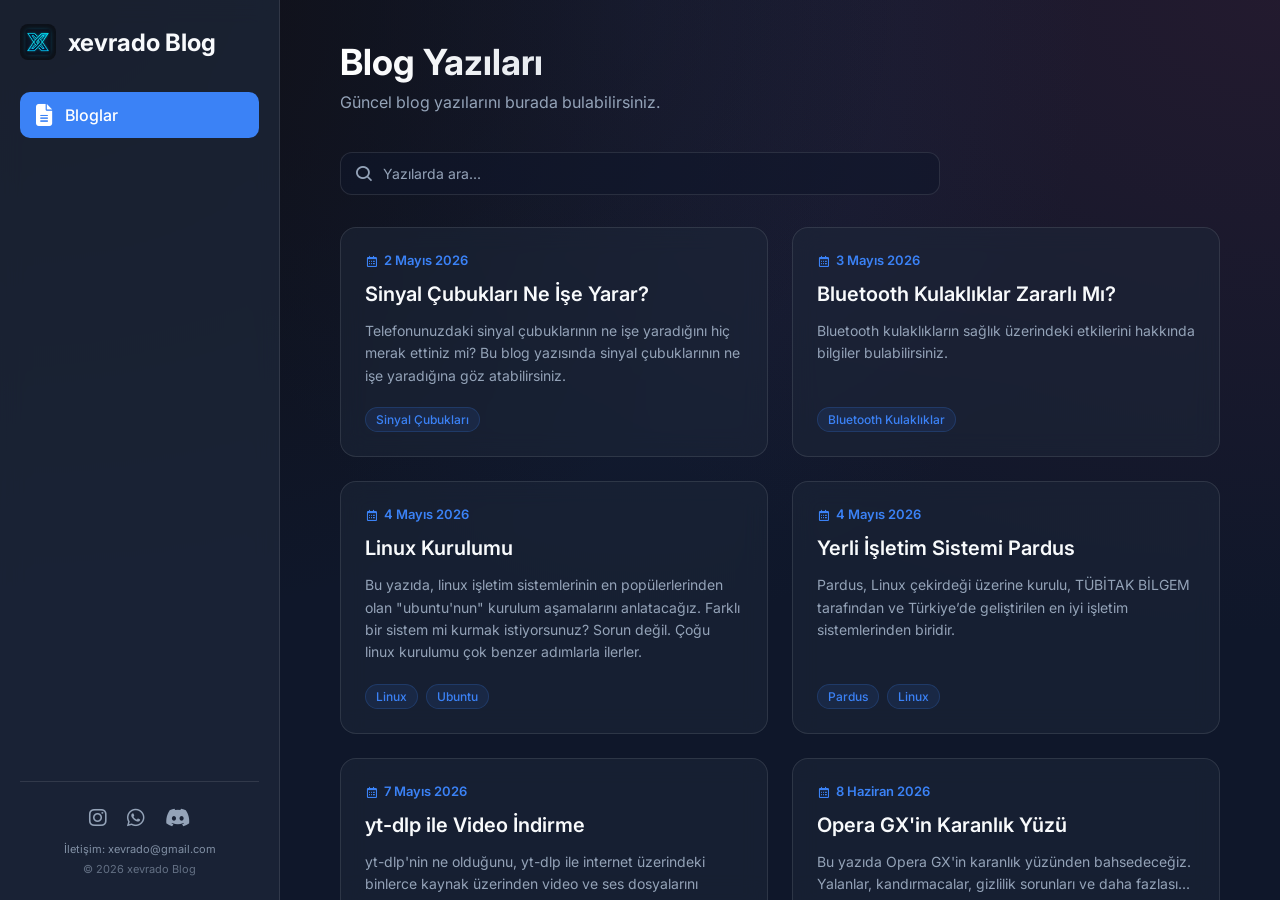
<file: index.html>
<!DOCTYPE html>
<html lang="tr">

<head>
    <meta charset="UTF-8">
    <meta name="viewport" content="width=device-width, initial-scale=1.0">
    <title>xevrado Blog</title>
    <!-- Google Fonts -->
    <link href="https://fonts.googleapis.com/css2?family=Inter:wght@300;400;500;600;700&display=swap" rel="stylesheet">
    <!-- Boxicons -->
    <link href='https://unpkg.com/boxicons@2.1.4/css/boxicons.min.css' rel='stylesheet'>
    <!-- Font Awesome -->
    <link rel="stylesheet" href="https://cdnjs.cloudflare.com/ajax/libs/font-awesome/6.4.0/css/all.min.css">
    <link rel="icon" href="Resimler/logo.png" type="image/png">
    <link rel="stylesheet" href="style.css">
</head>

<body>
    <div class="app-container">
        <!-- Sidebar -->
        <aside class="sidebar">
            <div class="sidebar-header">
                <div class="logo">
                    <img src="Resimler/logo.png" alt="X Blog Logo" class="logo-img">
                    <span>xevrado Blog</span>
                </div>
            </div>


            <nav class="nav-menu">
                <ul class="nav-list">
                    <li class="nav-item active">
                        <a href="index.html" class="nav-link">
                            <i class="fa fa-file-text"></i>
                            <span>Bloglar</span>
                        </a>
                    </li>
                </ul>
            </nav>

            <div class="sidebar-footer">
                <div class="social-links">
                    <a href="https://www.instagram.com/xevra.do" target="_blank" title="Instagram"><i
                            class="fa-brands fa-instagram"></i></a>
                    <a href="https://whatsapp.com/channel/0029VbCA2duAojYp70uZ5R2e" target="_blank"
                        title="WhatsApp Kanalı"><i class="fa-brands fa-whatsapp"></i></a>
                    <a href="https://discord.gg/w49pgU2B8" target="_blank" title="Discord"><i
                            class="fa-brands fa-discord"></i></a>
                </div>
                <p class="sidebar-contact">İletişim: xevrado@gmail.com</p>
                <p>&copy; 2026 xevrado Blog</p>
            </div>
        </aside>

        <!-- Main Content -->
        <main class="main-content">
            <header class="top-header">
                <h1>Blog Yazıları</h1>
                <p>Güncel blog yazılarını burada bulabilirsiniz.</p>
            </header>

            <div class="search-container main-search">
                <i class='bx bx-search'></i>
                <input type="text" id="searchInput" placeholder="Yazılarda ara...">
            </div>

            <div class="blogs-grid" id="blogsGrid">
                <!-- Blogs will be injected here by JS -->
            </div>
        </main>
    </div>

    <script src="script.js"></script>
</body>

</html>
</file>
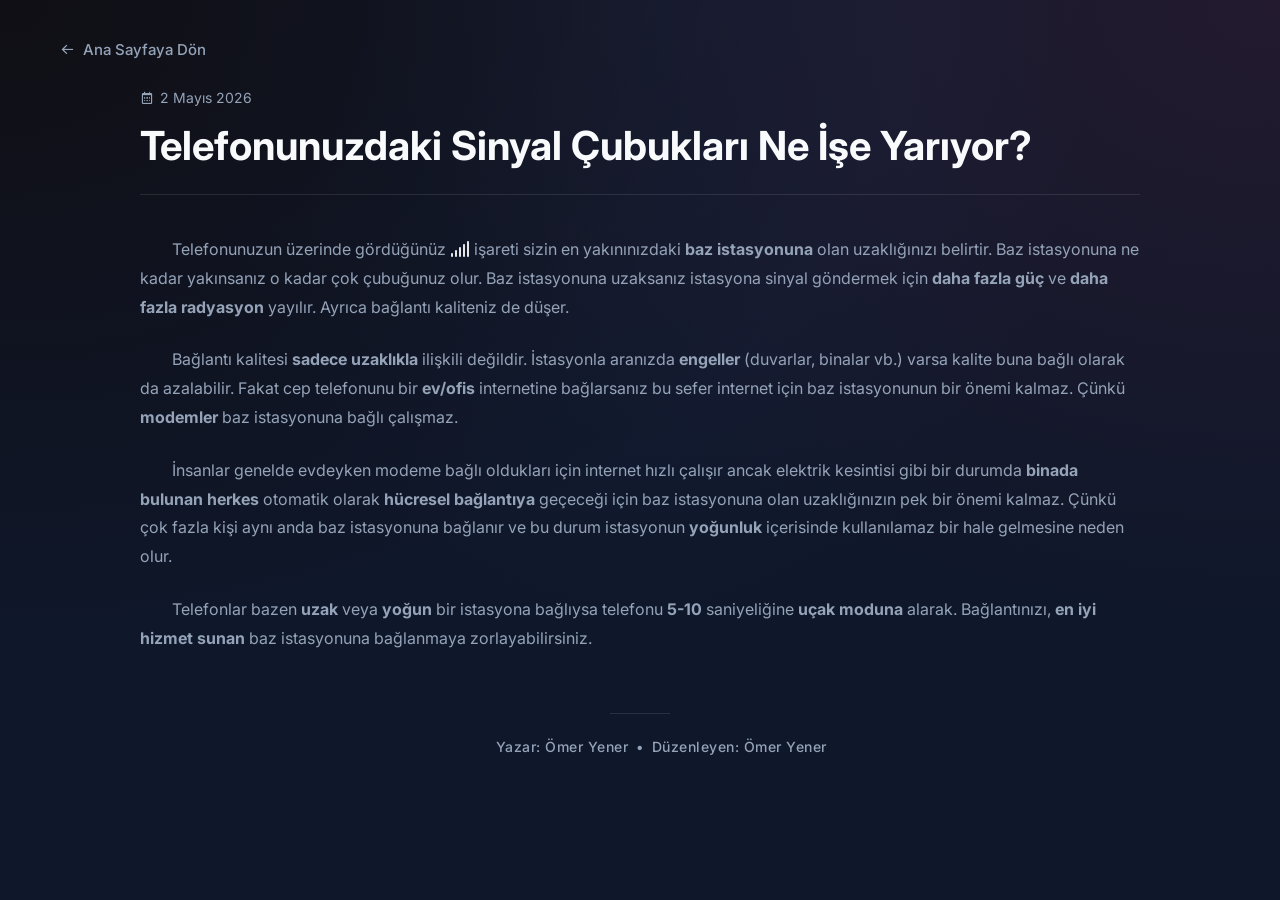
<file: sinyal-cubuklari-ne-ise-yarar.html>
<!DOCTYPE html>
<html lang="tr">

<head>
    <meta charset="UTF-8">
    <meta name="viewport" content="width=device-width, initial-scale=1.0">
    <title>Sinyal Çubukları Ne İşe Yarar? - X Blog</title>
    <!-- Google Fonts -->
    <link href="https://fonts.googleapis.com/css2?family=Inter:wght@300;400;500;600;700&display=swap" rel="stylesheet">
    <!-- Boxicons -->
    <link href='https://unpkg.com/boxicons@2.1.4/css/boxicons.min.css' rel='stylesheet'>
    <!-- Font Awesome -->
    <link rel="stylesheet" href="https://cdnjs.cloudflare.com/ajax/libs/font-awesome/6.4.0/css/all.min.css">
    <link rel="icon" href="logo.png" type="image/png">
    <link rel="stylesheet" href="style.css">
</head>

<body>
    <div class="app-container">

        <!-- Main Content -->
        <main class="main-content">
            <!-- Geri Dön Butonu -->
            <a href="index.html" class="back-btn">
                <i class='bx bx-arrow-back'></i> Ana Sayfaya Dön
            </a>

            <!-- Makale Alanı -->
            <article class="blog-article">
                <header class="article-header">
                    <div class="article-meta">
                        <span class="article-date"><i class='bx bx-calendar'></i> 2 Mayıs 2026</span>
                        <div class="article-tags">
                            <!-- <span class="tag">HTML</span>
                            <span class="tag">Rehber</span> -->
                        </div>
                    </div>
                    <h1 class="article-title">Telefonunuzdaki Sinyal Çubukları Ne İşe Yarıyor?</h1>
                </header>

                <div class="article-body">
                    <p>Telefonunuzun üzerinde gördüğünüz <i class="fa-solid fa-signal" style="color: #e5e7eb;"></i>
                        işareti sizin en
                        yakınınızdaki **baz istasyonuna** olan uzaklığınızı belirtir. Baz istasyonuna ne kadar
                        yakınsanız o
                        kadar çok çubuğunuz olur. Baz istasyonuna uzaksanız istasyona sinyal göndermek için **daha fazla
                        güç** ve **daha fazla radyasyon**
                        yayılır. Ayrıca bağlantı kaliteniz de düşer.
                    </p>

                    <p>
                        Bağlantı kalitesi **sadece uzaklıkla** ilişkili değildir. İstasyonla aranızda
                        **engeller** (duvarlar, binalar vb.) varsa kalite buna bağlı olarak da azalabilir.
                        Fakat cep telefonunu bir **ev/ofis** internetine bağlarsanız bu sefer internet için baz
                        istasyonunun
                        bir önemi kalmaz. Çünkü **modemler** baz istasyonuna bağlı çalışmaz.

                    </p>



                    <p>
                        İnsanlar genelde evdeyken modeme bağlı oldukları için internet hızlı çalışır ancak elektrik
                        kesintisi gibi bir durumda **binada bulunan herkes** otomatik olarak **hücresel bağlantıya**
                        geçeceği
                        için baz istasyonuna olan uzaklığınızın pek bir önemi kalmaz. Çünkü çok fazla kişi aynı anda baz
                        istasyonuna bağlanır ve bu durum istasyonun **yoğunluk** içerisinde kullanılamaz bir hale
                        gelmesine
                        neden olur.
                    </p>

                    <p>
                        Telefonlar bazen **uzak** veya **yoğun** bir istasyona bağlıysa telefonu **5-10** saniyeliğine
                        **uçak moduna**
                        alarak. Bağlantınızı, **en iyi hizmet sunan** baz istasyonuna bağlanmaya zorlayabilirsiniz.
                    </p>
                </div>

                <div class="article-footer">
                    <hr class="footer-divider">
                    <div class="footer-authors">
                        <div class="author-left">Yazar: Ömer Yener</div>
                        <div class="author-separator">•</div>
                        <div class="author-right">Düzenleyen: Ömer Yener</div>
                    </div>
                </div>
            </article>

        </main>
    </div>
    <script src="script.js"></script>
</body>

</html>
</file>
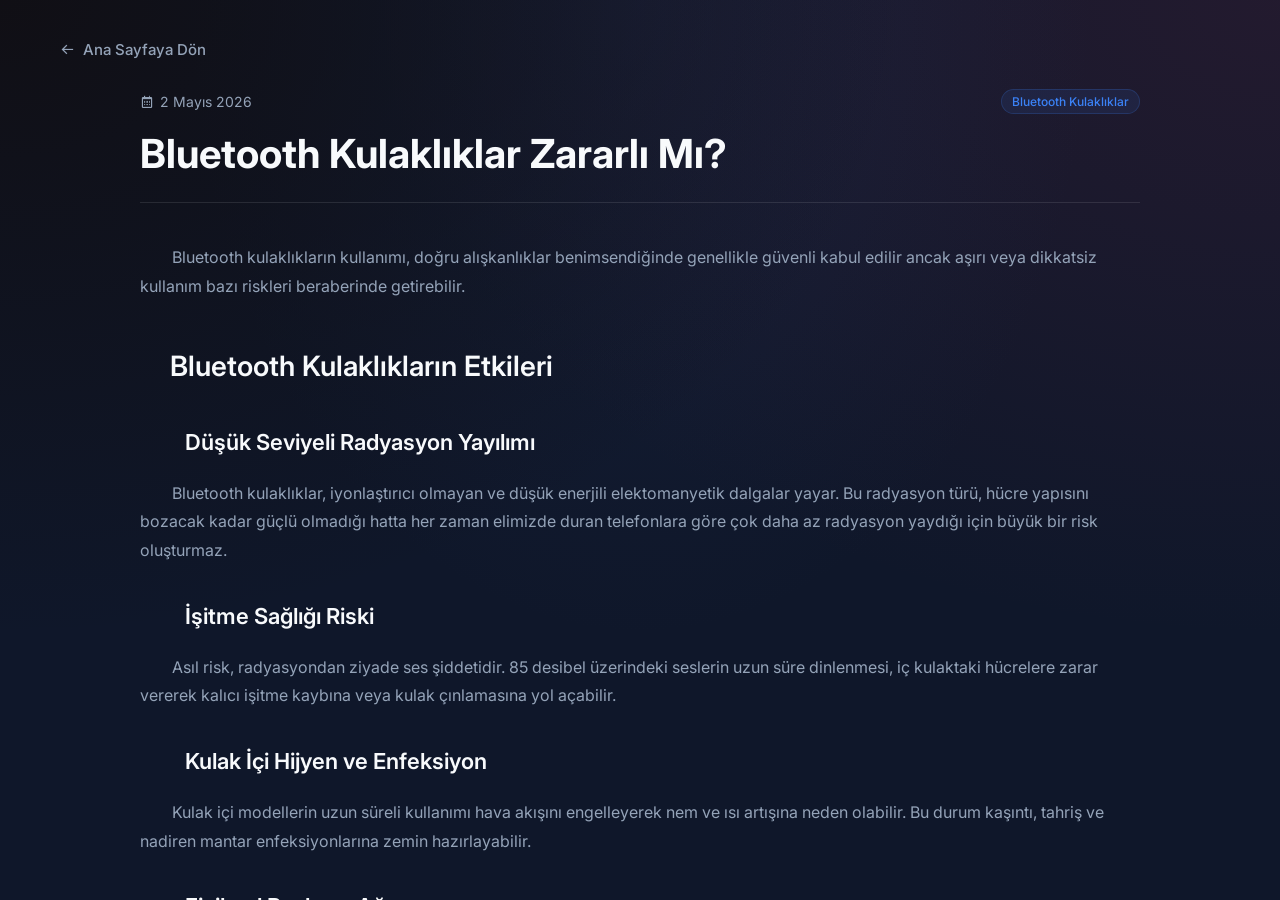
<file: Bloglar/bluetooth-kulaklıklar-zararlı-mı.html>
<!DOCTYPE html>
<html lang="tr">

<head>
    <meta charset="UTF-8">
    <meta name="viewport" content="width=device-width, initial-scale=1.0">
    <title>Bluetooth Kulaklıklar Zararlı Mı? - xevrado Blog</title>
    <!-- Google Fonts -->
    <link href="https://fonts.googleapis.com/css2?family=Inter:wght@300;400;500;600;700&display=swap" rel="stylesheet">
    <!-- Boxicons -->
    <link href='https://unpkg.com/boxicons@2.1.4/css/boxicons.min.css' rel='stylesheet'>
    <!-- Font Awesome -->
    <link rel="stylesheet" href="https://cdnjs.cloudflare.com/ajax/libs/font-awesome/6.4.0/css/all.min.css">
    <link rel="icon" href="../Resimler/logo.png" type="image/png">
    <link rel="stylesheet" href="../style.css">
</head>

<body>
    <div class="app-container">

        <!-- Main Content -->
        <main class="main-content">
            <!-- Geri Dön Butonu -->
            <a href="../index.html" class="back-btn">
                <i class='bx bx-arrow-back'></i> Ana Sayfaya Dön
            </a>

            <!-- Makale Alanı -->
            <article class="blog-article">
                <header class="article-header">
                    <div class="article-meta">
                        <span class="article-date"><i class='bx bx-calendar'></i> 2 Mayıs 2026</span>
                        <div class="article-tags">
                            <span class="tag">Bluetooth Kulaklıklar</span>
                        </div>
                    </div>
                    <h1 class="article-title">Bluetooth Kulaklıklar Zararlı Mı?</h1>
                </header>

                <div class="article-body">
                    <p>Bluetooth kulaklıkların kullanımı, doğru alışkanlıklar benimsendiğinde genellikle güvenli kabul
                        edilir ancak aşırı veya dikkatsiz kullanım bazı riskleri beraberinde getirebilir. </p>

                    <h2>Bluetooth Kulaklıkların Etkileri</h2>

                    <h3>Düşük Seviyeli Radyasyon Yayılımı</h3>
                    <p>Bluetooth kulaklıklar, iyonlaştırıcı olmayan ve düşük enerjili elektomanyetik dalgalar yayar. Bu
                        radyasyon türü, hücre yapısını bozacak kadar güçlü olmadığı hatta her zaman elimizde duran
                        telefonlara göre çok daha az radyasyon yaydığı için büyük bir risk oluşturmaz.</p>

                    <h3>İşitme Sağlığı Riski</h3>
                    <p>Asıl risk, radyasyondan ziyade ses şiddetidir. 85 desibel üzerindeki seslerin uzun süre
                        dinlenmesi, iç kulaktaki hücrelere zarar vererek kalıcı işitme kaybına veya kulak çınlamasına
                        yol açabilir.</p>

                    <h3>Kulak İçi Hijyen ve Enfeksiyon</h3>
                    <p>
                        Kulak içi modellerin uzun süreli kullanımı hava akışını engelleyerek nem ve ısı artışına neden
                        olabilir. Bu durum kaşıntı, tahriş ve nadiren mantar enfeksiyonlarına zemin hazırlayabilir.
                    </p>

                    <h3>Fiziksel Baskı ve Ağrı</h3>
                    <p>
                        Uzun süreli kullanımda kulak yapısına yapılan baskı, kulak ağrısına veya baş ağrısına neden
                        olabilir.
                    </p>

                    <blockquote>
                        Tartışmalı Konular: Bazı çalışmalar uzun süreli kullanımın tiroid sağlığı veya nörolojik
                        durumlar üzerinde etkili olabileceğini iddia etse de, bu konularda henüz tıbbi bir fikir birliği
                        veya kesinleşmiş bilimsel bir kanıt bulunmamaktadır.
                    </blockquote>

                    <h2>Güvenli Kullanım İçin İpuçları</h2>
                    <p>**Ses Seviyesini Koruyun:** Ses yüksekliğini maksimum seviyenin %60'ının altında tutmaya özen
                        gösterin.</p>
                    <p>**Mola Verin:** Kulaklarınızı dinlendirmek için her saat başı 10-15 dakika kulaklığı çıkarın.</p>
                    <p>**Temizlik:** Kulaklık uçlarını düzenli olarak dezenfekte ederek bakteri birikimini önleyin.</p>

                    <div class="article-footer">
                        <hr class="footer-divider">
                        <div class="footer-authors">
                            <div class="author-left">Yazar: Ömer Yener</div>
                            <div class="author-separator">•</div>
                            <div class="author-right">Düzenleyen: Ömer Yener</div>
                        </div>
                    </div>
            </article>

        </main>
    </div>
    <script src="../script.js"></script>
</body>

</html>
</file>
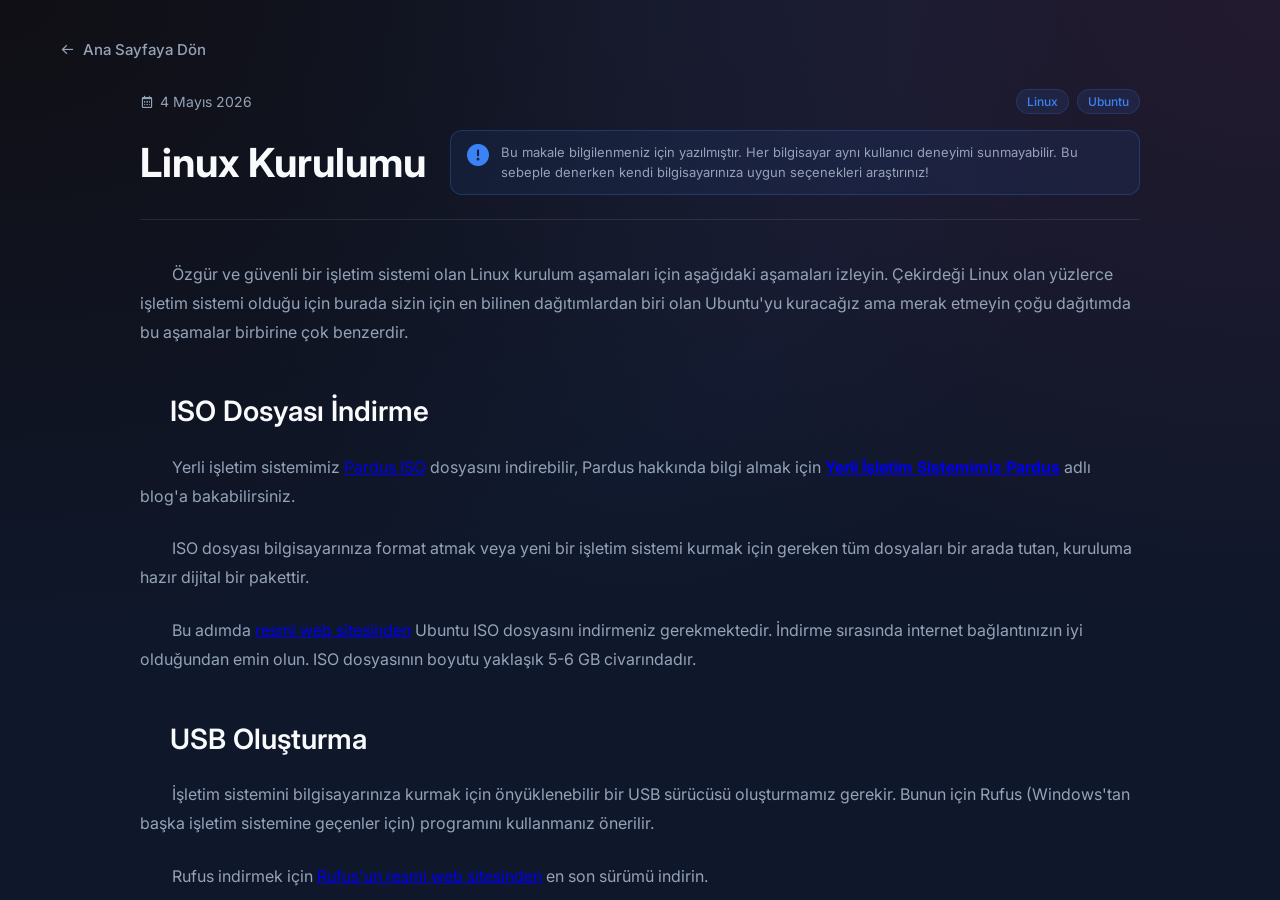
<file: Bloglar/linux-kurulumu-ubuntu.html>
<!DOCTYPE html>
<html lang="tr">

<head>
    <meta charset="UTF-8">
    <meta name="viewport" content="width=device-width, initial-scale=1.0">
    <title>Linux Kurulumu - xevrado Blog</title>
    <!-- Google Fonts -->
    <link href="https://fonts.googleapis.com/css2?family=Inter:wght@300;400;500;600;700&display=swap" rel="stylesheet">
    <!-- Boxicons -->
    <link href='https://unpkg.com/boxicons@2.1.4/css/boxicons.min.css' rel='stylesheet'>
    <!-- Font Awesome -->
    <link rel="stylesheet" href="https://cdnjs.cloudflare.com/ajax/libs/font-awesome/6.4.0/css/all.min.css">
    <link rel="icon" href="../Resimler/logo.png" type="image/png">
    <link rel="stylesheet" href="../style.css">
</head>

<body>
    <div class="app-container">
        <main class="main-content">
            <a href="../index.html" class="back-btn"><i class='bx bx-arrow-back'></i> Ana Sayfaya Dön</a>
            <article class="blog-article">
                <header class="article-header">
                    <div class="article-meta">
                        <span class="article-date"><i class='bx bx-calendar'></i> 4 Mayıs 2026</span>
                        <div class="article-tags">
                            <span class="tag">Linux</span>
                            <span class="tag">Ubuntu</span>
                        </div>
                    </div>
                    <div class="title-with-info">
                        <h1 class="article-title">Linux Kurulumu</h1>
                        <div class="title-info-box">
                            <i class='fa-solid fa-circle-exclamation'></i>
                            <div class="info-content">
                                <!-- Buraya bilgi notunuzu yazabilirsiniz -->
                                Bu makale bilgilenmeniz için yazılmıştır. Her bilgisayar aynı kullanıcı deneyimi
                                sunmayabilir. Bu sebeple denerken kendi bilgisayarınıza uygun seçenekleri araştırınız!
                            </div>
                        </div>
                    </div>
                </header>
                <div class="article-body">
                    <p>Özgür ve güvenli bir işletim sistemi olan Linux kurulum aşamaları için aşağıdaki aşamaları
                        izleyin. Çekirdeği Linux
                        olan yüzlerce işletim sistemi olduğu için burada sizin için en bilinen dağıtımlardan biri olan
                        Ubuntu'yu kuracağız ama merak etmeyin çoğu dağıtımda bu aşamalar birbirine çok benzerdir.</p>
                    <h2>ISO Dosyası İndirme</h2>
                    <p>Yerli işletim sistemimiz <a href="https://pardus.org.tr/en/download/" target="_blank">Pardus
                            ISO</a> dosyasını indirebilir, Pardus hakkında bilgi almak için <a
                            href="https://xevrado.github.io/xevrado-blog/Bloglar/yerli-isletim-sistemi-pardus.html"
                            target="_blank">**Yerli
                            İşletim Sistemimiz Pardus**</a> adlı blog'a bakabilirsiniz.</p>
                    <p>ISO dosyası bilgisayarınıza format atmak veya yeni bir işletim sistemi kurmak için gereken tüm
                        dosyaları bir arada tutan, kuruluma hazır dijital bir pakettir.</p>
                    <p>Bu adımda <a href="https://ubuntu.com/download/desktop">resmi web sitesinden</a> Ubuntu ISO
                        dosyasını
                        indirmeniz gerekmektedir. İndirme sırasında internet bağlantınızın iyi olduğundan emin
                        olun. ISO dosyasının boyutu yaklaşık 5-6 GB civarındadır.</p>

                    <h2>USB Oluşturma</h2>
                    <p>İşletim sistemini bilgisayarınıza kurmak için önyüklenebilir bir USB sürücüsü oluşturmamız
                        gerekir. Bunun için Rufus (Windows'tan başka işletim sistemine geçenler için) programını
                        kullanmanız önerilir.</p>
                    <p>Rufus indirmek için <a href="https://rufus.ie/tr/">Rufus'un resmi web sitesinden</a> en son
                        sürümü indirin.</p>
                    <img src="../Resimler/rufus.png" alt="rufus indirme sayfası" class="article-image">
                    <p>//Sürümler değişebilir. En üstteki en güncel sürümdür.//</p>

                    <div class="step-box">
                        <div class="step-number">1</div>
                        <div class="step-content">
                            <strong>Aygıt Seçimi</strong>
                            Rufus'u açtığınızda en üstteki "Aygıt" menüsünden taktığınız USB belleği seçin. **//(Dikkat:
                            USB
                            belleğinizdeki tüm veriler silinecektir!)//**
                        </div>
                    </div>

                    <div class="step-box">
                        <div class="step-number">2</div>
                        <div class="step-content">
                            <strong>Önyükleme Seçimi (ISO Dosyası)</strong>
                            "Önyükleme seçimi" (Boot selection) kısmında "Disk ya da ISO yansıması" seçili kalsın. Hemen
                            yanındaki "SEÇ" butonuna tıklayın ve indirdiğiniz Ubuntu ISO dosyasını bulun.
                        </div>
                    </div>

                    <div class="step-box">
                        <div class="step-number">3</div>
                        <div class="step-content">
                            <strong>Disk Bölüm Düzeni</strong>
                            "Disk bölüm düzeni" (Partition scheme) olarak yeni nesil bilgisayarlar için
                            <strong>GPT</strong>, eski BIOS sistemleri için ise <strong>MBR</strong> seçin. (Hedef
                            sistem otomatik olarak UEFI olarak ayarlanacaktır, değiştirmeyin).
                        </div>
                    </div>

                    <div class="step-box">
                        <div class="step-number">4</div>
                        <div class="step-content">
                            <strong>Yazdırma İşlemi</strong>
                            Diğer ayarları varsayılan olarak bırakabilirsiniz. En alttaki "BAŞLAT" butonuna tıklayın.
                            Gelen uyarılarda "ISO Yansıması modunda yazdır" seçeneğini onaylayın ve işlemin bitmesini
                            bekleyin.
                        </div>
                    </div>

                    <h2>Kurulum Aşaması</h2>
                    <p>USB belleğinizi hazırladıktan sonra bilgisayarınızı yeniden başlatın ve kurulum ekranına ulaşmak
                        için aşağıdaki adımları izleyin:</p>

                    <div class="step-box">
                        <div class="step-number">1</div>
                        <div class="step-content">
                            <strong>BIOS/UEFI ve Secure Boot Ayarları</strong>
                            Bilgisayarınızı yeniden başlatın ve BIOS/UEFI menüsüne girin (genellikle F2, Del veya F10
                            tuşlarıyla). Kurulumda sorun yaşamamak için <strong>Secure Boot (Güvenli Önyükleme)</strong>
                            ayarını <strong>Disabled (Kapalı)</strong> konuma getirmeniz önerilir. Ardından Boot Menu
                            (Önyükleme Menüsü) tuşuna (F8, F12 vb.) basarak USB belleğinizi seçip başlatın.
                        </div>
                    </div>

                    <div class="step-box">
                        <div class="step-number">2</div>
                        <div class="step-content">
                            <strong>Kurulum Ekranı</strong>
                            Karşınıza çıkan GNU GRUB menüsünden <strong>"Try or Install Ubuntu"</strong> seçeneğine
                            tıklayarak devam edin. Sistem kurulum arayüzünü yükleyecektir.
                        </div>
                    </div>

                    <div class="step-box">
                        <div class="step-number">3</div>
                        <div class="step-content">
                            <strong>Dil ve Kurulum Tercihleri</strong>
                            Sol taraftaki listeden "Türkçe" (veya istediğiniz dili) seçip <strong>"Ubuntu Kur"</strong>
                            butonuna basın. Ardından klavye düzeninizi ayarlayın. İnternet bağlantısı ekranında Wi-Fi
                            ağınıza bağlanmanız, güncellemeleri kurarken yardımcı olur.
                        </div>
                    </div>

                    <div class="step-box">
                        <div class="step-number">4</div>
                        <div class="step-content">
                            <strong>Kurulum Türü (Normal Kurulum)</strong>
                            Biz bu rehberde tüm diski sıfırlayarak temiz bir kurulum yapıyoruz. Bunun için
                            <strong>"Diski sil ve Ubuntu yükle"</strong> (Erase disk and install Ubuntu) seçeneğini
                            işaretleyin. Bu işlem diskteki tüm eski verileri ve işletim sistemlerini tamamen silecektir.
                            "Şimdi Kur" diyerek disk değişikliklerini onaylayın.
                        </div>
                    </div>

                    <div class="step-box">
                        <div class="step-number">5</div>
                        <div class="step-content">
                            <strong>Kullanıcı Bilgileri ve Tamamlama</strong>
                            Zaman dilimi olarak bulunduğunuz konumu seçtikten sonra adınızı, bilgisayarınızın adını,
                            kullanıcı adınızı ve parolanızı belirleyin. Dosyalar kopyalanıp kurulum tamamlandığında
                            sistem sizden bilgisayarı yeniden başlatmanızı ve USB belleği çıkarmanızı isteyecektir.
                        </div>
                    </div>
                    <p>Ubuntu kurulumu tamamlandı! Bilgisayarınız yeniden başladığında sizi karşılayan özgür ve güvenli
                        sisteminiz sizi karşılayacak.
                    </p>
                </div>
                <div class="article-footer">
                    <hr class="footer-divider" />
                    <div class="footer-authors">
                        <div class="author-left">Yazar: Ömer Yener</div>
                        <div class="author-separator">•</div>
                        <div class="author-right">Düzenleyen: Ömer Yener</div>
                    </div>
                </div>
            </article>
        </main>
    </div>
    <script src="../script.js"></script>
</body>

</html>
</file>
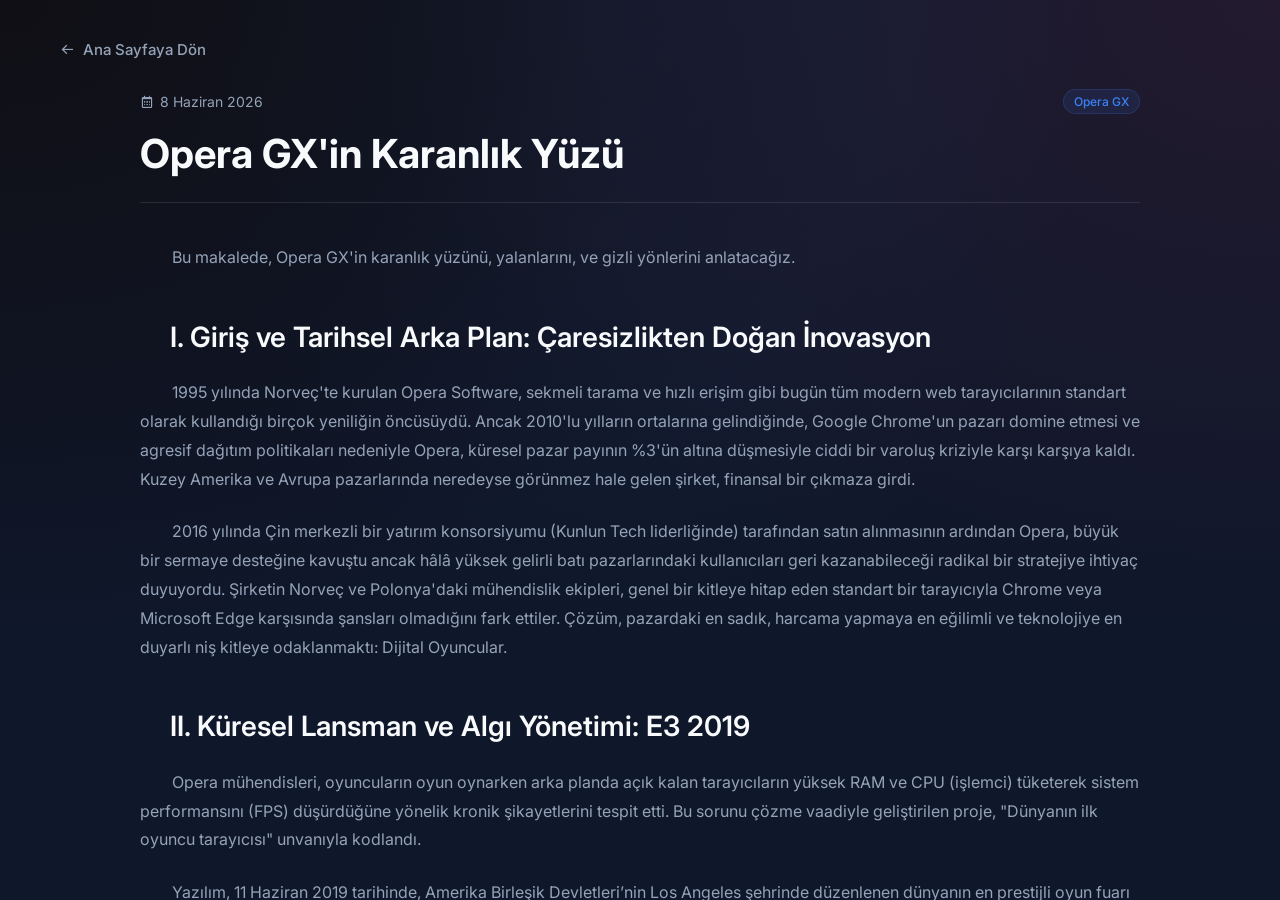
<file: Bloglar/opera-gxin-karanlık-yüzü.html>
<!DOCTYPE html>
<html lang="tr">

<head>
    <meta charset="UTF-8">
    <meta name="viewport" content="width=device-width, initial-scale=1.0">
    <title>Opera GX'in Karanlık Yüzü - xevrado Blog</title>
    <!-- Google Fonts -->
    <link href="https://fonts.googleapis.com/css2?family=Inter:wght@300;400;500;600;700&display=swap" rel="stylesheet">
    <!-- Boxicons -->
    <link href='https://unpkg.com/boxicons@2.1.4/css/boxicons.min.css' rel='stylesheet'>
    <!-- Font Awesome -->
    <link rel="stylesheet" href="https://cdnjs.cloudflare.com/ajax/libs/font-awesome/6.4.0/css/all.min.css">
    <link rel="icon" href="../Resimler/logo.png" type="image/png">
    <link rel="stylesheet" href="../style.css">
</head>

<body>
    <div class="app-container">

        <!-- Main Content -->
        <main class="main-content">
            <!-- Geri Dön Butonu -->
            <a href="../index.html" class="back-btn">
                <i class='bx bx-arrow-back'></i> Ana Sayfaya Dön
            </a>

            <!-- Makale Alanı -->
            <article class="blog-article">
                <header class="article-header">
                    <div class="article-meta">
                        <span class="article-date"><i class='bx bx-calendar'></i> 8 Haziran 2026</span>
                        <div class="article-tags">
                            <span class="tag">Opera GX</span>
                        </div>
                    </div>
                    <h1 class="article-title">Opera GX'in Karanlık Yüzü</h1>
                </header>

                <div class="article-body">
                    <p>Bu makalede, Opera GX'in karanlık yüzünü, yalanlarını, ve gizli yönlerini anlatacağız.</p>

                    <h2>I. Giriş ve Tarihsel Arka Plan: Çaresizlikten Doğan İnovasyon</h2>

                    <p>1995 yılında Norveç'te kurulan Opera Software, sekmeli tarama ve hızlı erişim gibi bugün tüm
                        modern web tarayıcılarının standart olarak kullandığı birçok yeniliğin öncüsüydü. Ancak 2010'lu
                        yılların
                        ortalarına gelindiğinde, Google Chrome'un pazarı domine etmesi ve agresif dağıtım politikaları
                        nedeniyle
                        Opera, küresel pazar payının %3'ün altına düşmesiyle ciddi bir varoluş kriziyle karşı karşıya
                        kaldı. Kuzey
                        Amerika ve Avrupa pazarlarında neredeyse görünmez hale gelen şirket, finansal bir çıkmaza girdi.
                    </p>

                    <p>2016 yılında Çin merkezli bir yatırım konsorsiyumu (Kunlun Tech liderliğinde) tarafından satın
                        alınmasının
                        ardından Opera, büyük bir sermaye desteğine kavuştu ancak hâlâ yüksek gelirli batı
                        pazarlarındaki
                        kullanıcıları geri kazanabileceği radikal bir stratejiye ihtiyaç duyuyordu. Şirketin Norveç ve
                        Polonya'daki
                        mühendislik ekipleri, genel bir kitleye hitap eden standart bir tarayıcıyla Chrome veya
                        Microsoft Edge
                        karşısında şansları olmadığını fark ettiler. Çözüm, pazardaki en sadık, harcama yapmaya en
                        eğilimli ve
                        teknolojiye en duyarlı niş kitleye odaklanmaktı: Dijital Oyuncular.</p>


                    <h2>II. Küresel Lansman ve Algı Yönetimi: E3 2019</h2>

                    <p>Opera mühendisleri, oyuncuların oyun oynarken arka planda açık kalan tarayıcıların yüksek RAM ve
                        CPU
                        (işlemci) tüketerek sistem performansını (FPS) düşürdüğüne yönelik kronik şikayetlerini tespit
                        etti. Bu sorunu
                        çözme vaadiyle geliştirilen proje, "Dünyanın ilk oyuncu tarayıcısı" unvanıyla kodlandı.</p>

                    <p>Yazılım, 11 Haziran 2019 tarihinde, Amerika Birleşik Devletleri’nin Los Angeles şehrinde
                        düzenlenen
                        dünyanın en prestijli oyun fuarı E3 (Electronic Entertainment Expo) 2019 kapsamında tüm dünyaya
                        resmi
                        olarak duyuruldu ve aynı gün Windows işletim sistemi için erken erişime (Early Access) açıldı.
                        Lansmanın
                        oyun dünyasının merkezinde yapılması, doğrudan doğruya hedef kitleye ulaşmayı amaçlayan
                        stratejik bir
                        hamleydi. Tarayıcının ana vaadi; oyuncuların arkada canlı yayın izlerken, müzik dinlerken veya
                        iletişim
                        kurarken bile bilgisayar kaynaklarını sınırlandırarak oyun içi performanstan ödün vermemelerini
                        sağlamaktı.</p>

                    <p>Opera, bu iddialı vaatlerini kitlelere ulaştırmak için dijital dünyanın en güçlü kozunu kullandı:
                        Güven ve
                        sadakat. En popüler oyun içerik üreticilerine yaptırılan yoğun reklamlar sayesinde çok büyük
                        ilgi
                        toplamayı kolayca başardı. Ancak reklamı yapan çoğu kişi Opera GX'i tam anlamıyla
                        tanıyamamışlardı;
                        yazılımın teknik arka planını ve veri politikalarını derinlemesine incelemeden, kendilerine
                        sunulan cazip
                        pazarlama metinlerini kitleleriyle paylaştılar. Opera, topluluğun severek takip ettiği ve
                        güvendiği bu
                        isimleri birer vitrin olarak kullanarak herkesi kandırmayı ve milyonlarca bilgisayara erişmeyi
                        başardı.</p>

                    <h2>III. Opera’nın Pazarlama İllüzyonları ve Finansal Skandallar</h2>

                    <p>Opera, pazarlama amacıyla kullanıcıları "GX Control" (RAM, CPU ve Ağ Bant Genişliği
                        Sınırlayıcıları)
                        özellikleri ile işe yarar süsü vererek ilgi topladı. Ancak bağımsız teknik incelemeler ve siber
                        güvenlik raporları
                        durumun hiç de öyle olmadığını açıkça ortaya koydu. Tarayıcının temel kaynak tasarrufu
                        iddialarının aksine,
                        standart kullanım senaryolarında dahi sektördeki diğer popüler muadillerinden daha yüksek ham
                        kaynak
                        tüketimi sergilemesi, bu işlevlerin teknik birer optimizasyon aracından ziyade kullanıcı
                        algısını yönetmeye
                        yönelik birer "plasebo" (göz boyama) olduğunu göstermektedir. Kullanıcı arayüzündeki yapay
                        kontrol
                        göstergeleriyle bir tatmin duygusu yaratılırken, yazılımın arka planda yoğun bir veri
                        madenciliği faaliyeti
                        yürüttüğü siber güvenlik uzmanlarınca belgelenmiştir.</p>

                    <h3>Finansal Darboğaz ve Gelişmekte Olan Pazarlardaki Sömürü Operasyonları</h3>

                    <p>2010'lu yılların sonuna doğru ana akım tarayıcı pazarında kalıcı bir finansal çıkmaza giren Opera
                        yönetimi,
                        makroekonomik dengelerin sarsılmasıyla birlikte radikal bir yönelim sergiledilmiştir. Şirket,
                        geleneksel
                        bankacılık sistemlerinin yetersiz kaldıgı ve finansal okuryazarlık oranlarının düşük olduğu
                        sahra altı Afrika ve
                        Güney Asya coğrafyalarını hedef seçmiştir. Bu doğrultuda Kenya, Nijerya ve Hindistan gibi
                        ülkelerde hızlı
                        mikro kredi sağlayan çeşitli mobil finans uygulamalarını (OKash, OPesa, CashBean) devreye
                        sokmuştur.</p>

                    <p>Söz konusu finansal girişimler, yerel halkın acil nakit ihtiyaçlarını saniyeler içinde karşılayan
                        "yenilikçi finansal
                        teknolojiler (FinTech)" maskesi altında pazarlanmıştır. Ancak bağımsız finansal araştırma
                        kuruluşlarının
                        raporları, bu operasyonun arkasında yatan yağmacı kredi (predatory lending) çarkını deşifre
                        etmiştir:</p>

                    <p>• Sözleşmelerde Gizlenen Katlamalı Faiz Yapısı: Mobil uygulamaların kullanıcı sözleşmelerine ve
                        yasal
                        metinlerine karmaşık matematiksel formüllerle gizlenen günlük gecikme ve yenileme komisyonları,
                        yasal
                        tefecilik sınırlarının çok ötesinde bir maliyet tablosu yaratmıştır. Kısa vadeli ve önemsiz gibi
                        görünen küçük
                        finansal destekler, bileşik faiz sarmalı nedeniyle birkaç ay içerisinde yerel halkın ödeme
                        gücünü tamamen
                        aşan devasa yapısal borç krizlerine dönüşmüştür.</p>

                    <p>• Dijital Baskı ve Şantaj Algoritmaları: Finansal siber güvenlik raporlarına göre, kullanıcılar
                        geri
                        ödemelerde gecikme yaşadığında Opera’nın uygulamaları, kurulum aşamasında akıllı telefonlardan
                        topladığı kişisel rehber verilerini devreye sokmuştur. Borçlu kişilerin aile üyeleri, iş
                        arkadaşları ve sosyal
                        çevreleri kurumsal sistemler tarafından doğrudan aranarak veya mesaj yağmuruna tutularak taciz
                        edilmiş;
                        siber şantaj ve toplumsal itibar suikastı yöntemleriyle tahsilat yapılmaya çalışılmıştır.</p>

                    <p>Dijital Baskı ve Şantaj Algoritmaları: Finansal siber güvenlik raporlarına göre, kullanıcılar
                        geri
                        ödemelerde gecikme yaşadığında Opera’nın uygulamaları, kurulum aşamasında akıllı telefonlardan
                        topladığı kişisel rehber verilerini devreye sokmuştur. Borçlu kişilerin aile üyeleri, iş
                        arkadaşları ve sosyal
                        çevreleri kurumsal sistemler tarafından doğrudan aranarak veya mesaj yağmuruna tutularak taciz
                        edilmiş;
                        siber şantaj ve toplumsal itibar suikastı yöntemleriyle tahsilat yapılmaya çalışılmıştır.</p>

                    <h2>IV. Siber Güvenlik Riski: Çin Konsorsiyumu ve Veri Politikaları</h2>

                    <h3>1. Arka Plandaki Gizli Ağ Trafiği ve Konum Takibi</h3>

                    <p>Siber güvenlik araştırmacılarının gerçekleştirdiği paket analizi (packet sniffing) testleri,
                        yazılımın şeffaflık
                        ilkeleriyle açıkça çelişen somut veriler ortaya koymuştur. Standart bir web tarayıcısı ilk
                        açılışta yalnızca temel
                        senkronizasyon ve güncelleme sunucularıyla iletişim kurarken, Opera’nın kullanıcı daha arama
                        çubuğuna tek
                        bir karakter dahi yazmadan arka planda 83 adet istenmeyen harici ağ isteği gönderdiği
                        belgelenmiştir.</p>

                    <p>Bu gizli veri paketlerinin içeriği incelendiğinde, gönderilen veriler arasında kullanıcının IP
                        adresi, cihaz
                        tanımlama kimlikleri ve işletim sistemi detaylarının yanı sıra; kullanıcının bulunduğu şehir,
                        posta kodu ve hatta
                        tam enlem-boylam koordinatları (kesin coğrafi konumu) yer almaktadır. En kritik siber güvenlik
                        ihlali ise,
                        kurulum aşamasında konum servisleri kapatılsa dahi tarayıcının bu koordinat verilerini harici
                        sunuculara
                        sızdırmaya devam etmesidir.</p>

                    <h3>2. Çin Ulusal İstihbarat Yasası ve Grindr Skandalı</h3>

                    <p>Opera’nın veri güvenliği konusundaki en büyük soru işareti, 2016 yılında şirketin hisselerinin
                        büyük bölümünü
                        satın alan Çin merkezli Kunlun Tech liderliğindeki konsorsiyumdur. Opera her ne kadar merkezinin
                        Norveç'te
                        bulunduğunu ve Avrupa Birliği'nin katı GDPR mevzuatına tabi olduğunu iddia etse de, şirketin
                        resmi gizlilik
                        sözleşmesinde yer alan esnek maddeler verilerin "grup şirketleri ve küresel ortaklar arasında
                        paylaşılabileceğini" açıkça beyan etmektedir.</p>

                    <p>Bu durum, hukuki olarak verilerin Çin anakarasına taşınmasının önünü açmaktadır. Çin yasalarına
                        göre,
                        ülkede faaliyet gösteren veya Çin menşeili olan tüm şirketler "Çin Ulusal İstihbarat Yasası"
                        uyarınca devletin
                        talep ettiği tüm veri tabanlarını ve kullanıcı bilgilerini istihbarat servislerine koşulsuz
                        teslim etmekle
                        yükümlüdür. Konsorsiyumun lideri Kunlun Tech, daha önce popüler flört uygulaması Grindr'ı satın
                        almış ve
                        benzer veri ihlalleri ile küresel bir şantaj/istihbarat riski oluşturduğu gerekçesiyle ABD
                        hükümeti tarafından
                        uygulamayı zorla satmaya mahkum edilmiştir.</p>

                    <h3>3. Entegre "Proxy" ve Sahte Gizlilik Maskesi</h3>

                    <p>Opera’nın yerleşik VPN vaadi, siber güvenlik literatüründe tam bir yanıltmaca olarak kabul
                        edilir. Gerçek bir
                        VPN, bilgisayardan çıkan tüm internet trafiğini işletim sistemi düzeyinde şifrelerken; Opera’nın
                        sunduğu
                        altyapı yalnızca tarayıcı sekmeleriyle sınırlı çalışan basit bir HTTPS Proxy (vekil sunucu)
                        servisidir.
                        Kullanıcıların gizlilik amacıyla açtığı bu proxy trafiği, zaten kesin konum verilerini toplayan
                        Opera’nın kendi
                        kurumsal sunucu ağından geçmektedir.</p>

                    <h3>4. Sisteme Tutunma ve "Browser Assistant" İhlali</h3>

                    <p>Opera'nın sistemden kaldırılma sürecinde çıkardığı zorluklar, yazılımı potansiyel olarak
                        istenmeyen program
                        (PUP) kategorisine yaklaştırmaktadır. Tarayıcı silindikten sonra bile Windows Kayıt Defteri
                        (Registry) içinde
                        gizli girdilerin kaldığı belgelenmiştir. Ayrıca kurulumla birlikte sisteme entegre edilen "Opera
                        Browser
                        Assistant" adlı arka plan programı, kullanıcı tarayıcıyı tamamen kapatsa bile Windows
                        başlangıcında
                        otomatik olarak devreye girerek; cihazın donanım durumu, disk alanı ve sistemde yüklü olan diğer
                        rakip
                        tarayıcıların listesi gibi telemetri verilerini merkeze raporlamaya devam eder.</p>

                    <h2>V. Sonuç: Neon Işıkların Ardındaki Dijital İllüzyon</h2>

                    <p>Teknoloji dünyasında uzun süredir kabul gören altın bir kural vardır: "Eğer bir ürüne veya
                        hizmete ücret
                        ödemiyorsanız, ürünün kendisi sizsinizdir." Opera GX’in hikayesi, bu kuralın modern dijital
                        çağda ne kadar
                        agresif ve kusursuz bir şekilde uygulanabileceğinin en somut kanıtıdır.</p>

                    <p>Opera; neon ışıklar, RGB temaları, ses efektleri, Discord ve Twitch entegrasyonları gibi "makyaj"
                        unsurlarını
                        öne çıkararak oyun dünyasının en sevilen markalarından biri haline gelmiştir. Ancak bu parlak ve
                        çekici vitrinin
                        arkasına gizlenen teknik gerçekler; tarayıcının aslında rakiplerinden daha fazla kaynak tüketen
                        bir plasebo
                        etkisi yarattığını, kullanıcıların en mahrem konum ve cihaz verilerini arka planda agresif bir
                        şekilde
                        madenlediğini ortaya koymaktadır. Daha da vahimi, bu tarayıcıdan elde edilen kurumsal sermaye,
                        gelişmekte
                        olan ülkelerdeki savunmasız insanları hedef alan yağmacı kredi operasyonlarını fonlamak için
                        kullanılmıştır.</p>

                    <p>Bir web tarayıcısı, kullanıcının dijital dünyadaki kimliği, şifreleri ve finansal varlıkları için
                        bir koruma kalkanı
                        olmak zorundadır. Estetik bir arayüz ve yapay bir kontrol hissi uğruna dijital mahremiyeti ve
                        küresel etik
                        değerleri feda etmek, modern internet kullanıcısının düşebileceği en büyük yanılgılardan
                        biridir.</p>

                </div>

                <div class="article-footer">
                    <hr class="footer-divider">
                    <div class="footer-authors">
                        <div class="author-left">Yazar: Ömer Yener</div>
                        <div class="author-separator">•</div>
                        <div class="author-right">Düzenleyen: Ömer Yener</div>
                    </div>
                </div>
            </article>

        </main>
    </div>
    <script src="../script.js"></script>
</body>

</html>
</file>
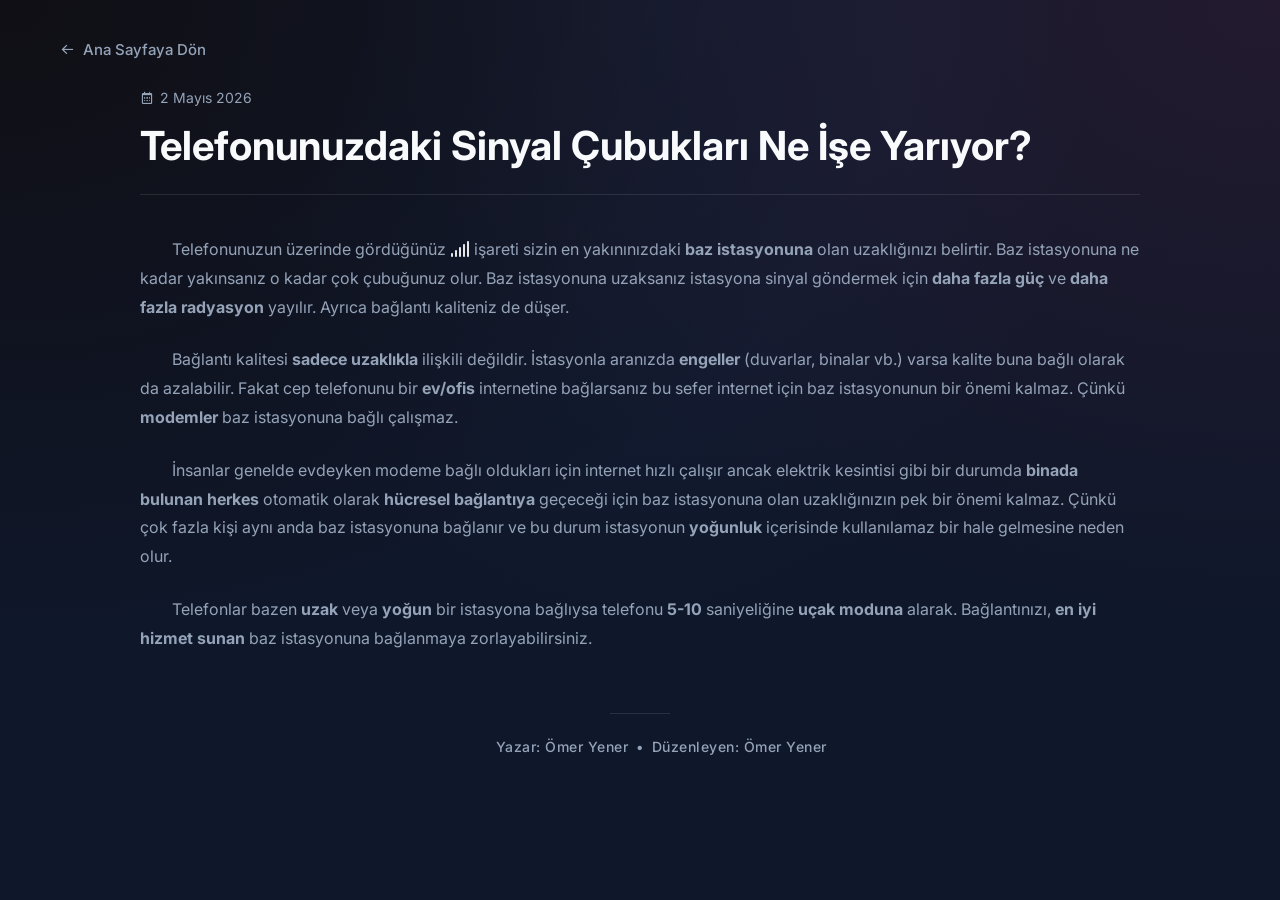
<file: Bloglar/sinyal-cubuklari-ne-ise-yarar.html>
<!DOCTYPE html>
<html lang="tr">

<head>
    <meta charset="UTF-8">
    <meta name="viewport" content="width=device-width, initial-scale=1.0">
    <title>Sinyal Çubukları Ne İşe Yarar? - xevrado Blog</title>
    <!-- Google Fonts -->
    <link href="https://fonts.googleapis.com/css2?family=Inter:wght@300;400;500;600;700&display=swap" rel="stylesheet">
    <!-- Boxicons -->
    <link href='https://unpkg.com/boxicons@2.1.4/css/boxicons.min.css' rel='stylesheet'>
    <!-- Font Awesome -->
    <link rel="stylesheet" href="https://cdnjs.cloudflare.com/ajax/libs/font-awesome/6.4.0/css/all.min.css">
    <link rel="icon" href="../Resimler/logo.png" type="image/png">
    <link rel="stylesheet" href="../style.css">
</head>

<body>
    <div class="app-container">

        <!-- Main Content -->
        <main class="main-content">
            <!-- Geri Dön Butonu -->
            <a href="../index.html" class="back-btn">
                <i class='bx bx-arrow-back'></i> Ana Sayfaya Dön
            </a>

            <!-- Makale Alanı -->
            <article class="blog-article">
                <header class="article-header">
                    <div class="article-meta">
                        <span class="article-date"><i class='bx bx-calendar'></i> 2 Mayıs 2026</span>
                        <div class="article-tags">
                            <!-- <span class="tag">HTML</span>
                            <span class="tag">Rehber</span> -->
                        </div>
                    </div>
                    <h1 class="article-title">Telefonunuzdaki Sinyal Çubukları Ne İşe Yarıyor?</h1>
                </header>

                <div class="article-body">
                    <p>Telefonunuzun üzerinde gördüğünüz <i class="fa-solid fa-signal" style="color: #e5e7eb;"></i>
                        işareti sizin en
                        yakınınızdaki **baz istasyonuna** olan uzaklığınızı belirtir. Baz istasyonuna ne kadar
                        yakınsanız o
                        kadar çok çubuğunuz olur. Baz istasyonuna uzaksanız istasyona sinyal göndermek için **daha fazla
                        güç** ve **daha fazla radyasyon**
                        yayılır. Ayrıca bağlantı kaliteniz de düşer.
                    </p>

                    <p>
                        Bağlantı kalitesi **sadece uzaklıkla** ilişkili değildir. İstasyonla aranızda
                        **engeller** (duvarlar, binalar vb.) varsa kalite buna bağlı olarak da azalabilir.
                        Fakat cep telefonunu bir **ev/ofis** internetine bağlarsanız bu sefer internet için baz
                        istasyonunun
                        bir önemi kalmaz. Çünkü **modemler** baz istasyonuna bağlı çalışmaz.

                    </p>



                    <p>
                        İnsanlar genelde evdeyken modeme bağlı oldukları için internet hızlı çalışır ancak elektrik
                        kesintisi gibi bir durumda **binada bulunan herkes** otomatik olarak **hücresel bağlantıya**
                        geçeceği
                        için baz istasyonuna olan uzaklığınızın pek bir önemi kalmaz. Çünkü çok fazla kişi aynı anda baz
                        istasyonuna bağlanır ve bu durum istasyonun **yoğunluk** içerisinde kullanılamaz bir hale
                        gelmesine
                        neden olur.
                    </p>

                    <p>
                        Telefonlar bazen **uzak** veya **yoğun** bir istasyona bağlıysa telefonu **5-10** saniyeliğine
                        **uçak moduna**
                        alarak. Bağlantınızı, **en iyi hizmet sunan** baz istasyonuna bağlanmaya zorlayabilirsiniz.
                    </p>
                </div>

                <div class="article-footer">
                    <hr class="footer-divider">
                    <div class="footer-authors">
                        <div class="author-left">Yazar: Ömer Yener</div>
                        <div class="author-separator">•</div>
                        <div class="author-right">Düzenleyen: Ömer Yener</div>
                    </div>
                </div>
            </article>

        </main>
    </div>
    <script src="../script.js"></script>
</body>

</html>
</file>
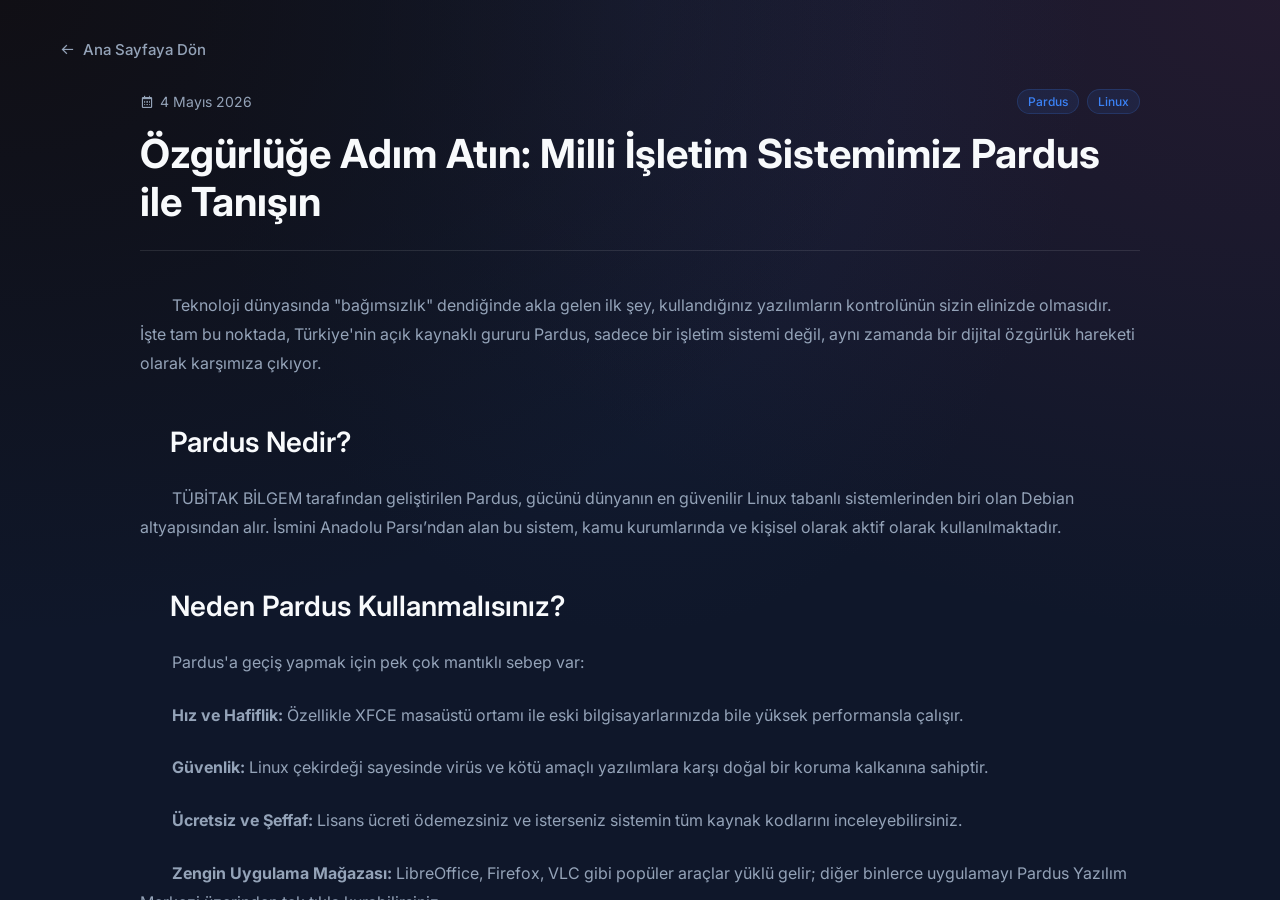
<file: Bloglar/yerli-isletim-sistemi-pardus.html>
<!DOCTYPE html>
<html lang="tr">

<head>
    <meta charset="UTF-8">
    <meta name="viewport" content="width=device-width, initial-scale=1.0">
    <title>Yerli İşletim Sistemi Pardus - xevrado Blog</title>
    <!-- Google Fonts -->
    <link href="https://fonts.googleapis.com/css2?family=Inter:wght@300;400;500;600;700&display=swap" rel="stylesheet">
    <!-- Boxicons -->
    <link href='https://unpkg.com/boxicons@2.1.4/css/boxicons.min.css' rel='stylesheet'>
    <!-- Font Awesome -->
    <link rel="stylesheet" href="https://cdnjs.cloudflare.com/ajax/libs/font-awesome/6.4.0/css/all.min.css">
    <link rel="icon" href="../Resimler/logo.png" type="image/png">
    <link rel="stylesheet" href="../style.css">
</head>

<body>
    <div class="app-container">

        <!-- Main Content -->
        <main class="main-content">
            <!-- Geri Dön Butonu -->
            <a href="../index.html" class="back-btn">
                <i class='bx bx-arrow-back'></i> Ana Sayfaya Dön
            </a>

            <!-- Makale Alanı -->
            <article class="blog-article">
                <header class="article-header">
                    <div class="article-meta">
                        <span class="article-date"><i class='bx bx-calendar'></i> 4 Mayıs 2026</span>
                        <div class="article-tags">
                            <span class="tag">Pardus</span>
                            <span class="tag">Linux</span>
                        </div>
                    </div>
                    <h1 class="article-title">Özgürlüğe Adım Atın: Milli İşletim Sistemimiz Pardus ile Tanışın</h1>
                </header>

                <div class="article-body">
                    <p>Teknoloji dünyasında "bağımsızlık" dendiğinde akla gelen ilk şey, kullandığınız yazılımların
                        kontrolünün sizin elinizde olmasıdır. İşte tam bu noktada, Türkiye'nin açık kaynaklı gururu
                        Pardus, sadece bir işletim sistemi değil, aynı zamanda bir dijital özgürlük hareketi olarak
                        karşımıza çıkıyor.</p>

                    <h2>Pardus Nedir?</h2>
                    <p>TÜBİTAK BİLGEM tarafından geliştirilen Pardus, gücünü dünyanın en güvenilir Linux tabanlı
                        sistemlerinden biri olan Debian altyapısından alır. İsmini Anadolu Parsı’ndan alan bu sistem,
                        kamu kurumlarında ve kişisel olarak aktif olarak kullanılmaktadır.</p>

                    <h2>Neden Pardus Kullanmalısınız?</h2>
                    <p>Pardus'a geçiş yapmak için pek çok mantıklı sebep var:</p>

                    <p>**Hız ve Hafiflik:** Özellikle XFCE masaüstü ortamı ile eski bilgisayarlarınızda bile yüksek
                        performansla çalışır.</p>
                    <p>**Güvenlik:** Linux çekirdeği sayesinde virüs ve kötü amaçlı yazılımlara karşı doğal bir koruma
                        kalkanına sahiptir.</p>
                    <p>**Ücretsiz ve Şeffaf:** Lisans ücreti ödemezsiniz ve isterseniz sistemin tüm kaynak kodlarını
                        inceleyebilirsiniz.</p>
                    <p>**Zengin Uygulama Mağazası:** LibreOffice, Firefox, VLC gibi popüler araçlar yüklü gelir; diğer
                        binlerce uygulamayı Pardus Yazılım Merkezi üzerinden tek tıkla kurabilirsiniz.</p>

                    <br>
                    <p>Pardus sadece bir işletim sistemi değil, aynı zamanda bir dijital özgürlük hareketi olarak
                        görülmelidir.</p>
                </div>

                <div class="article-footer">
                    <hr class="footer-divider">
                    <div class="footer-authors">
                        <div class="author-left">Yazar: Ömer Yener</div>
                        <div class="author-separator">•</div>
                        <div class="author-right">Düzenleyen: Ömer Yener</div>
                    </div>
                </div>
            </article>

        </main>
    </div>
    <script src="../script.js"></script>
</body>

</html>
</file>
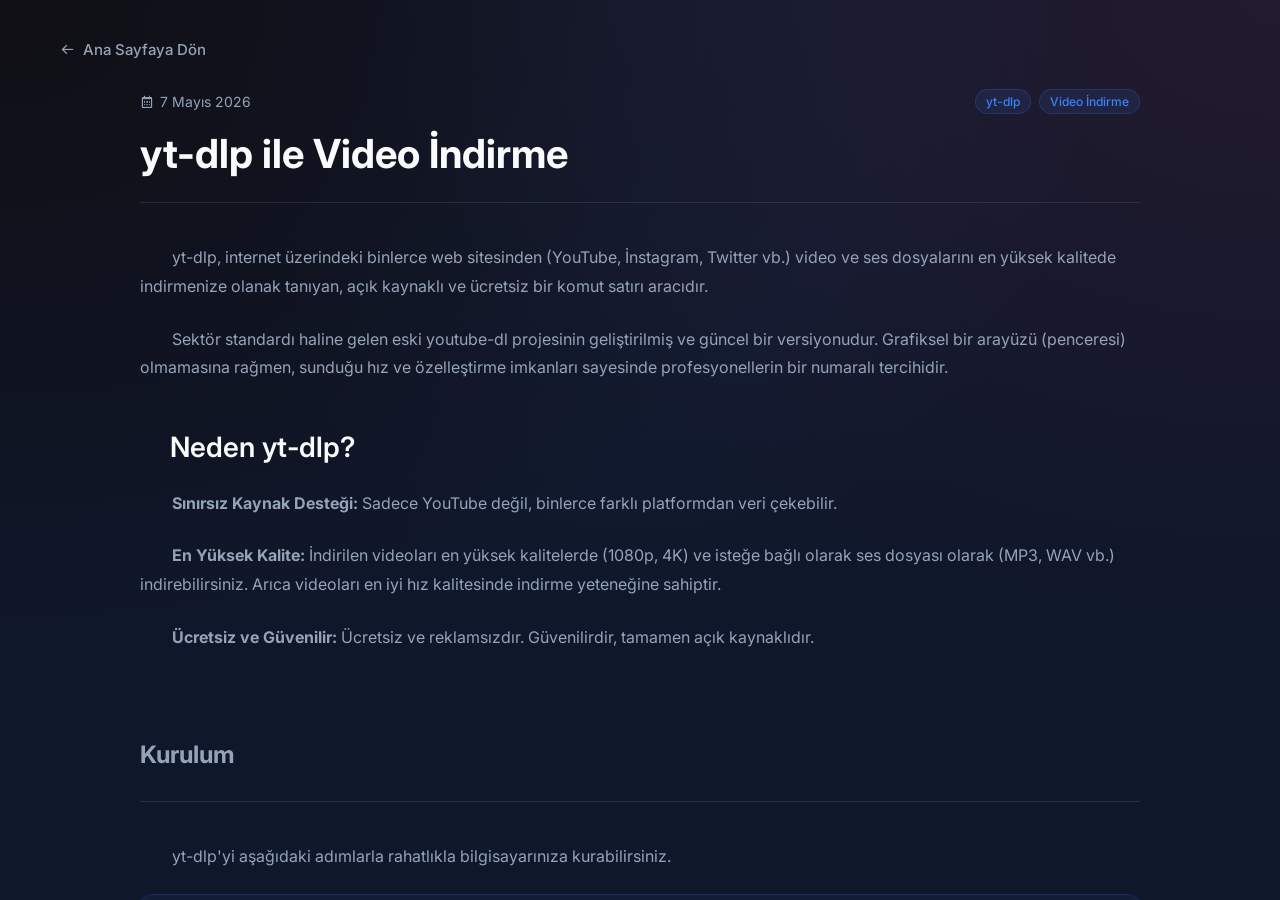
<file: Bloglar/yt-dlp-ile-video-indirme.html>
<!DOCTYPE html>
<html lang="tr">

<head>
    <meta charset="UTF-8">
    <meta name="viewport" content="width=device-width, initial-scale=1.0">
    <title>yt-dlp ile Video İndirme - xevrado Blog</title>
    <!-- Google Fonts -->
    <link href="https://fonts.googleapis.com/css2?family=Inter:wght@300;400;500;600;700&display=swap" rel="stylesheet">
    <!-- Boxicons -->
    <link href='https://unpkg.com/boxicons@2.1.4/css/boxicons.min.css' rel='stylesheet'>
    <!-- Font Awesome -->
    <link rel="stylesheet" href="https://cdnjs.cloudflare.com/ajax/libs/font-awesome/6.4.0/css/all.min.css">
    <link rel="icon" href="../Resimler/logo.png" type="image/png">
    <link rel="stylesheet" href="../style.css">
</head>

<body>
    <div class="app-container">

        <!-- Main Content -->
        <main class="main-content">
            <!-- Geri Dön Butonu -->
            <a href="../index.html" class="back-btn">
                <i class='bx bx-arrow-back'></i> Ana Sayfaya Dön
            </a>

            <!-- Makale Alanı -->
            <article class="blog-article">
                <header class="article-header">
                    <div class="article-meta">
                        <span class="article-date"><i class='bx bx-calendar'></i> 7 Mayıs 2026</span>
                        <div class="article-tags">
                            <span class="tag">yt-dlp</span>
                            <span class="tag">Video İndirme</span>
                        </div>
                    </div>
                    <h1 class="article-title">yt-dlp ile Video İndirme</h1>
                </header>

                <div class="article-body">
                    <p>yt-dlp, internet üzerindeki binlerce web sitesinden (YouTube, İnstagram, Twitter vb.) video ve
                        ses
                        dosyalarını en yüksek kalitede indirmenize olanak tanıyan, açık kaynaklı ve ücretsiz bir komut
                        satırı aracıdır.</p>
                    <p>Sektör standardı haline gelen eski youtube-dl projesinin geliştirilmiş ve güncel bir
                        versiyonudur. Grafiksel bir arayüzü (penceresi) olmamasına rağmen, sunduğu hız ve özelleştirme
                        imkanları sayesinde profesyonellerin bir numaralı tercihidir.</p>

                    <h2>Neden yt-dlp?</h2>
                    <p><strong>Sınırsız Kaynak Desteği:</strong> Sadece YouTube değil, binlerce farklı
                        platformdan veri çekebilir.</p>
                    <p><strong>En Yüksek Kalite:</strong> İndirilen videoları en yüksek kalitelerde (1080p, 4K) ve
                        isteğe bağlı olarak ses dosyası olarak (MP3, WAV vb.) indirebilirsiniz. Arıca videoları en iyi
                        hız kalitesinde indirme yeteneğine sahiptir.</p>
                    <p><strong>Ücretsiz ve Güvenilir:</strong> Ücretsiz ve reklamsızdır. Güvenilirdir, tamamen açık
                        kaynaklıdır.</p>
                    <br>
                    <br>
                    <header class="article-header">
                        <h1 class="article-subtitle">Kurulum</h1>
                    </header>
                    <p>yt-dlp'yi aşağıdaki adımlarla rahatlıkla bilgisayarınıza kurabilirsiniz.</p>

                    <div class="step-box">
                        <div class="step-number">1</div>
                        <div class="step-content">
                            <strong>Klasör Oluşturma</strong>
                            Öncelikle bilgisayarınızda masaüstüne boş bir klasör oluşturun. Klasörün adının
                            <strong>"yt-dlp"</strong> olmasının işinizi kolaylaştıracağını unutmayın.

                        </div>
                    </div>
                    <div class="step-box">
                        <div class="step-number">2</div>
                        <div class="step-content">
                            <strong>yt-dlp İndirme</strong>
                            yt-dlp'nin <a href="https://github.com/yt-dlp/yt-dlp/releases" target="_blank">GitHub
                                deposundan</a> <strong>"yt-dlp.exe" (Windows için)</strong> dosyasını indirin ve
                            doğrudan
                            oluşturmuş olduğunuz klasöre atın.
                        </div>
                    </div>
                    <div class="step-box">
                        <div class="step-number">3</div>
                        <div class="step-content">
                            <strong>FFmpeg İndirme</strong>
                            Resmi <a href="https://www.gyan.dev/ffmpeg/builds/" target="_blank">Gyan.dev</a> web
                            sitesinden alta inip **//ffmpeg-git-essentials.7z//** dosyasını indirin. İndirilen
                            dosyayı açın ve **//bin//** klasörünün içindeki üç dosyayı kopyalayın veya sürükleyerek
                            doğrudan oluşturduğumuz klasöre yapıştırın.
                        </div>
                    </div>
                    <div class="step-box">
                        <div class="step-number">4</div>
                        <div class="step-content">
                            <strong>Klasörü Kontrol Etme</strong>
                            İndirmeye başlamadan önce klasörün içi şu şekilde olmalıdır:
                            <img src="../Resimler/yt-dlp-dosya-gorunum.png" alt="yt-dlp klasör görünümü"
                                class="article-image">
                        </div>
                    </div>
                    <div class="step-box">
                        <div class="step-number">5</div>
                        <div class="step-content">
                            <strong>Video İndirmeye Başlama</strong>
                            Video indirmek için klasörün içinde boş bir alana sağ tıklayarak //**"Terminalde Aç"**//a
                            tıklayın. Ardından aşağıda kendi isteğinize uygun komutu uygulayın.
                            <br>
                            <br>
                            <strong>Tekli Video İndirme</strong>
                            Terminal ekranında şu komutu kullanın: <br>
                            <code>.\yt-dlp "[Video Bağlantı Adresi (URL)]"</code>
                            <br>
                            <br>
                            <strong>Oynatma Listesi İndirme</strong>
                            Terminal ekranında şu komutu kullanın: <br>
                            <code>.\yt-dlp -o "%(playlist)s/%(playlist_index)02d - %(title)s.%(ext)s" "[Video Bağlantı Adresi (URL)]"</code>
                            <br>
                            Bu komut önceki komuttan farklı olarak "-o" parametresi ile klasörleme yaparak her videoyu
                            kendi klasörüne indirir ve sıralı bir şekilde kaydeder.
                            <blockquote>Eğer indirme esnasında bağlantı sorunu gibi bir hatayla karşılaşırsanız <br>
                                <code>.\yt-dlp --playlist-start [devam etmek istediğiniz sıra numarası] -o "%(playlist)s/%(playlist_index)s - %(title)s.%(ext)s" "URL"</code>
                                <br>
                                şeklinde kaldığınız yerden indirmeye devam edebilirsiniz.
                            </blockquote>
                        </div>
                    </div>
                </div>
                <div class="article-footer">
                    <hr class="footer-divider">
                    <div class="footer-authors">
                        <div class="author-left">Yazar: Ömer Yener</div>
                        <div class="author-separator">•</div>
                        <div class="author-right">Düzenleyen: Ömer Yener</div>
                    </div>
                </div>
            </article>

        </main>
    </div>
    <script src="../script.js"></script>
</body>

</html>
</file>
<file: style.css>
:root {
    --bg-main: #0f172a;
    --bg-sidebar: rgba(30, 41, 59, 0.7);
    --bg-card: rgba(30, 41, 59, 0.5);
    --text-primary: #f8fafc;
    --text-secondary: #94a3b8;
    --accent-color: #3b82f6;
    --accent-hover: #2563eb;
    --border-color: rgba(255, 255, 255, 0.1);
    --glass-blur: 12px;
}

* {
    margin: 0;
    padding: 0;
    box-sizing: border-box;
    font-family: 'Inter', sans-serif;
}

body {
    background-color: var(--bg-main);
    color: var(--text-primary);
    min-height: 100vh;
    display: flex;
    background-image:
        radial-gradient(at 0% 0%, hsla(253, 16%, 7%, 1) 0, transparent 50%),
        radial-gradient(at 50% 0%, hsla(225, 39%, 30%, 0.2) 0, transparent 50%),
        radial-gradient(at 100% 0%, hsla(339, 49%, 30%, 0.2) 0, transparent 50%);
}

.app-container {
    display: flex;
    width: 100%;
    height: 100vh;
    overflow: hidden;
}

/* Sidebar Styling */
.sidebar {
    width: 280px;
    background: var(--bg-sidebar);
    backdrop-filter: blur(var(--glass-blur));
    -webkit-backdrop-filter: blur(var(--glass-blur));
    border-right: 1px solid var(--border-color);
    display: flex;
    flex-direction: column;
    padding: 24px 20px;
    transition: all 0.3s ease;
}

.sidebar-header .logo {
    display: flex;
    align-items: center;
    gap: 12px;
    font-size: 24px;
    font-weight: 700;
    color: var(--text-primary);
    margin-bottom: 32px;
}

.logo-img {
    width: 36px;
    height: 36px;
    border-radius: 8px;
    object-fit: cover;
}

/* Search Bar */
.search-container {
    position: relative;
    margin-bottom: 32px;
}

.main-search {
    max-width: 600px;
}

.search-container i {
    position: absolute;
    left: 14px;
    top: 50%;
    transform: translateY(-50%);
    color: var(--text-secondary);
    font-size: 20px;
}

.search-container input {
    width: 100%;
    background: rgba(15, 23, 42, 0.6);
    border: 1px solid var(--border-color);
    border-radius: 12px;
    padding: 12px 12px 12px 42px;
    color: var(--text-primary);
    font-size: 14px;
    outline: none;
    transition: all 0.3s ease;
}

.search-container input::placeholder {
    color: var(--text-secondary);
}

.search-container input:focus {
    border-color: var(--accent-color);
    box-shadow: 0 0 0 2px rgba(59, 130, 246, 0.2);
}

/* Navigation */
.nav-menu {
    flex: 1;
}

.nav-list {
    list-style: none;
}

.nav-item {
    margin-bottom: 8px;
}

.nav-link {
    display: flex;
    align-items: center;
    gap: 12px;
    padding: 12px 16px;
    border-radius: 10px;
    color: var(--text-secondary);
    text-decoration: none;
    font-weight: 500;
    transition: all 0.3s ease;
}

.nav-link i {
    font-size: 22px;
}

.nav-link:hover {
    background: rgba(255, 255, 255, 0.05);
    color: var(--text-primary);
}

.nav-item.active .nav-link {
    background: var(--accent-color);
    color: white;
}

.sidebar-footer {
    margin-top: auto;
    padding-top: 24px;
    border-top: 1px solid var(--border-color);
    text-align: center;
}

.social-links {
    display: flex;
    justify-content: center;
    gap: 20px;
    margin-bottom: 12px;
}

.social-links a {
    color: var(--text-secondary);
    font-size: 20px;
    transition: all 0.3s ease;
}

.social-links a:hover {
    color: var(--accent-color);
    transform: translateY(-3px);
}

.sidebar-footer p {
    font-size: 11px;
    color: var(--text-secondary);
    opacity: 0.6;
}

.sidebar-contact {
    font-size: 12px;
    color: var(--text-secondary);
    opacity: 0.85 !important;
    margin-bottom: 6px;
}

/* Main Content */
.main-content {
    flex: 1;
    overflow-y: auto;
    padding: 40px 60px;
}

.top-header {
    margin-bottom: 40px;
}

.top-header h1 {
    font-size: 36px;
    font-weight: 700;
    margin-bottom: 8px;
    background: linear-gradient(90deg, #fff, #94a3b8);
    -webkit-background-clip: text;
    -webkit-text-fill-color: transparent;
}

.top-header p {
    color: var(--text-secondary);
    font-size: 16px;
}

/* Blogs Grid */
.blogs-grid {
    display: grid;
    grid-template-columns: repeat(auto-fill, minmax(300px, 1fr));
    gap: 24px;
}

.blog-card {
    background: var(--bg-card);
    backdrop-filter: blur(var(--glass-blur));
    -webkit-backdrop-filter: blur(var(--glass-blur));
    border: 1px solid var(--border-color);
    border-radius: 16px;
    padding: 24px;
    transition: all 0.3s ease;
    cursor: pointer;
    display: flex;
    flex-direction: column;
}

.blog-card:hover {
    transform: translateY(-5px);
    border-color: rgba(255, 255, 255, 0.2);
    box-shadow: 0 10px 30px rgba(0, 0, 0, 0.3);
    background: rgba(30, 41, 59, 0.8);
}

.blog-date {
    font-size: 13px;
    color: var(--accent-color);
    margin-bottom: 12px;
    font-weight: 600;
}

.blog-title {
    font-size: 20px;
    font-weight: 600;
    margin-bottom: 12px;
    line-height: 1.4;
    color: var(--text-primary);
}

.blog-excerpt {
    color: var(--text-secondary);
    font-size: 14px;
    line-height: 1.6;
    margin-bottom: 20px;
    flex: 1;
}

.blog-tags {
    display: flex;
    gap: 8px;
    flex-wrap: wrap;
}

.tag {
    background: rgba(59, 130, 246, 0.1);
    color: var(--accent-color);
    padding: 4px 10px;
    border-radius: 20px;
    font-size: 12px;
    font-weight: 500;
    border: 1px solid rgba(59, 130, 246, 0.2);
}

/* Empty state */
.no-results {
    grid-column: 1 / -1;
    text-align: center;
    padding: 60px 20px;
    background: var(--bg-card);
    border: 1px dashed var(--border-color);
    border-radius: 16px;
    color: var(--text-secondary);
}

/* Scrollbar customization for modern look */
::-webkit-scrollbar {
    width: 8px;
}

::-webkit-scrollbar-track {
    background: rgba(15, 23, 42, 0.5);
}

::-webkit-scrollbar-thumb {
    background: rgba(148, 163, 184, 0.3);
    border-radius: 4px;
}

::-webkit-scrollbar-thumb:hover {
    background: rgba(148, 163, 184, 0.5);
}

/* Responsive */
@media (max-width: 768px) {
    .app-container {
        flex-direction: column;
        overflow-y: auto;
    }

    .sidebar {
        width: 100%;
        height: auto;
        padding: 20px;
        border-right: none;
        border-bottom: 1px solid var(--border-color);
        position: sticky;
        top: 0;
        z-index: 10;
    }

    .sidebar.hide-mobile {
        transform: translateY(-100%);
    }

    .main-content {
        padding: 20px;
        overflow-y: visible;
    }

    .sidebar-footer {
        display: block;
        margin-top: 16px;
        padding-top: 16px;
        border-top: 1px solid var(--border-color);
    }

    .social-links {
        margin-bottom: 8px;
    }
}

/* Article Styles (For Blog Posts) */
.back-btn {
    display: inline-flex;
    align-items: center;
    gap: 8px;
    color: var(--text-secondary);
    text-decoration: none;
    font-size: 15px;
    font-weight: 500;
    margin-bottom: 30px;
    transition: color 0.3s ease;
}

.back-btn:hover {
    color: var(--accent-color);
}

.blog-article {
    max-width: 1000px;
    margin: 0 auto;
    padding-bottom: 60px;
}

.article-header {
    margin-bottom: 40px;
    padding-bottom: 24px;
    border-bottom: 1px solid var(--border-color);
}

.article-meta {
    display: flex;
    justify-content: space-between;
    align-items: center;
    margin-bottom: 16px;
    flex-wrap: wrap;
    gap: 16px;
}

.article-date {
    color: var(--text-secondary);
    font-size: 14px;
    display: flex;
    align-items: center;
    gap: 6px;
}

.article-tags {
    display: flex;
    gap: 8px;
}

.article-title {
    font-size: 40px;
    font-weight: 700;
    line-height: 1.2;
    color: var(--text-primary);
}

.article-body {
    font-size: 16px;
    line-height: 1.8;
    color: var(--text-secondary);
}

.article-body p {
    margin-bottom: 24px;
    text-indent: 32px;
}

.article-body p * {
    text-indent: 0;
}

.article-body h2 {
    font-size: 28px;
    color: var(--text-primary);
    margin: 40px 0 16px 30px;
    /* increased left margin */
    font-weight: 600;
}

.article-body h3 {
    font-size: 22px;
    color: var(--text-primary);
    margin: 32px 0 16px 45px;
    /* increased left margin */
    font-weight: 600;
}

.article-image {
    width: 100%;
    border-radius: 12px;
    margin: 32px 0;
    box-shadow: 0 4px 20px rgba(0, 0, 0, 0.2);
}

.article-body blockquote {
    border-left: 4px solid var(--accent-color);
    padding: 16px 24px;
    margin: 32px 0;
    background: rgba(59, 130, 246, 0.05);
    border-radius: 0 12px 12px 0;
    font-style: italic;
    color: var(--text-primary);
}

.article-body code {
    background: rgba(255, 255, 255, 0.1);
    padding: 2px 6px;
    border-radius: 4px;
    font-family: monospace;
    color: var(--accent-color);
}

.article-footer {
    margin-top: 60px;
    text-align: center;
    color: var(--text-secondary);
    font-size: 14px;
    font-weight: 500;
    letter-spacing: 0.5px;
}

.footer-divider {
    border: none;
    height: 1px;
    background: var(--border-color);
    width: 60px;
    margin: 0 auto 24px auto;
}

.footer-authors {
    display: flex;
    justify-content: center;
    align-items: center;
    gap: 8px;
}

.author-left {
    flex: 1;
    text-align: right;
}

.author-separator {
    flex: 0 0 auto;
    color: var(--text-secondary);
}

.author-right {
    flex: 1;
    text-align: left;
}

/* Step Box – Adım Kutuları */
.step-box {
    display: flex;
    align-items: flex-start;
    gap: 20px;
    background: rgba(59, 130, 246, 0.06);
    border: 1px solid rgba(59, 130, 246, 0.15);
    border-radius: 12px;
    padding: 20px 24px;
    margin: 20px 0;
    transition: all 0.3s ease;
}

.step-box:hover {
    border-color: rgba(59, 130, 246, 0.35);
    background: rgba(59, 130, 246, 0.1);
}

.step-number {
    flex-shrink: 0;
    width: 40px;
    height: 40px;
    background: var(--accent-color);
    color: #fff;
    font-size: 18px;
    font-weight: 700;
    border-radius: 10px;
    display: flex;
    align-items: center;
    justify-content: center;
}

.step-content {
    flex: 1;
    color: var(--text-secondary);
    font-size: 15px;
    line-height: 1.7;
}

.step-content strong {
    color: var(--text-primary);
    display: block;
    margin-bottom: 4px;
    font-size: 16px;
}

/* Course Accordion / Expandable Boxes */
.course-accordion-section {
    margin-top: 32px;
}

.course-accordion-section h2 {
    font-size: 26px;
    color: var(--text-primary);
    margin-bottom: 8px;
}

.course-intro {
    color: var(--text-secondary);
    margin-bottom: 18px;
}

.course-card {
    background: rgba(30, 41, 59, 0.55);
    border: 1px solid var(--border-color);
    border-radius: 14px;
    overflow: hidden;
    margin-bottom: 12px;
    box-shadow: 0 6px 18px rgba(15, 23, 42, 0.25);
}

.course-card summary {
    list-style: none;
    cursor: pointer;
    padding: 16px 18px;
    display: flex;
    align-items: center;
    justify-content: space-between;
    gap: 12px;
    color: var(--text-primary);
    font-weight: 600;
    font-size: 16px;
}

.course-card summary::-webkit-details-marker {
    display: none;
}

.course-card summary::after {
    content: "+";
    color: var(--accent-color);
    font-size: 18px;
    font-weight: 700;
}

.course-card[open] summary::after {
    content: "−";
}

.course-card-body {
    padding: 0 18px 18px;
    color: var(--text-secondary);
    line-height: 1.7;
}

.course-card-body p {
    margin: 0;
    text-indent: 0;
}

/* Title with Info Box (H1 Yanında Bilgi Kutusu) */
.title-with-info {
    display: flex;
    align-items: stretch;
    justify-content: space-between;
    gap: 24px;
}

.title-with-info .article-title {
    flex-shrink: 0;
    margin: 0;
    align-self: center;
    /* Başlığı ortala */
}

.title-info-box {
    flex: 1;
    display: flex;
    align-items: flex-start;
    gap: 12px;
    background: rgba(59, 130, 246, 0.08);
    /* Accent renginde hafif arkaplan */
    border: 1px solid rgba(59, 130, 246, 0.25);
    border-radius: 12px;
    padding: 12px 16px;
}

.title-info-box i {
    font-size: 22px;
    color: var(--accent-color);
    margin-top: 1px;
    flex-shrink: 0;
}

.title-info-box .info-content {
    font-size: 13px;
    color: var(--text-secondary);
    line-height: 1.5;
}
</file>
